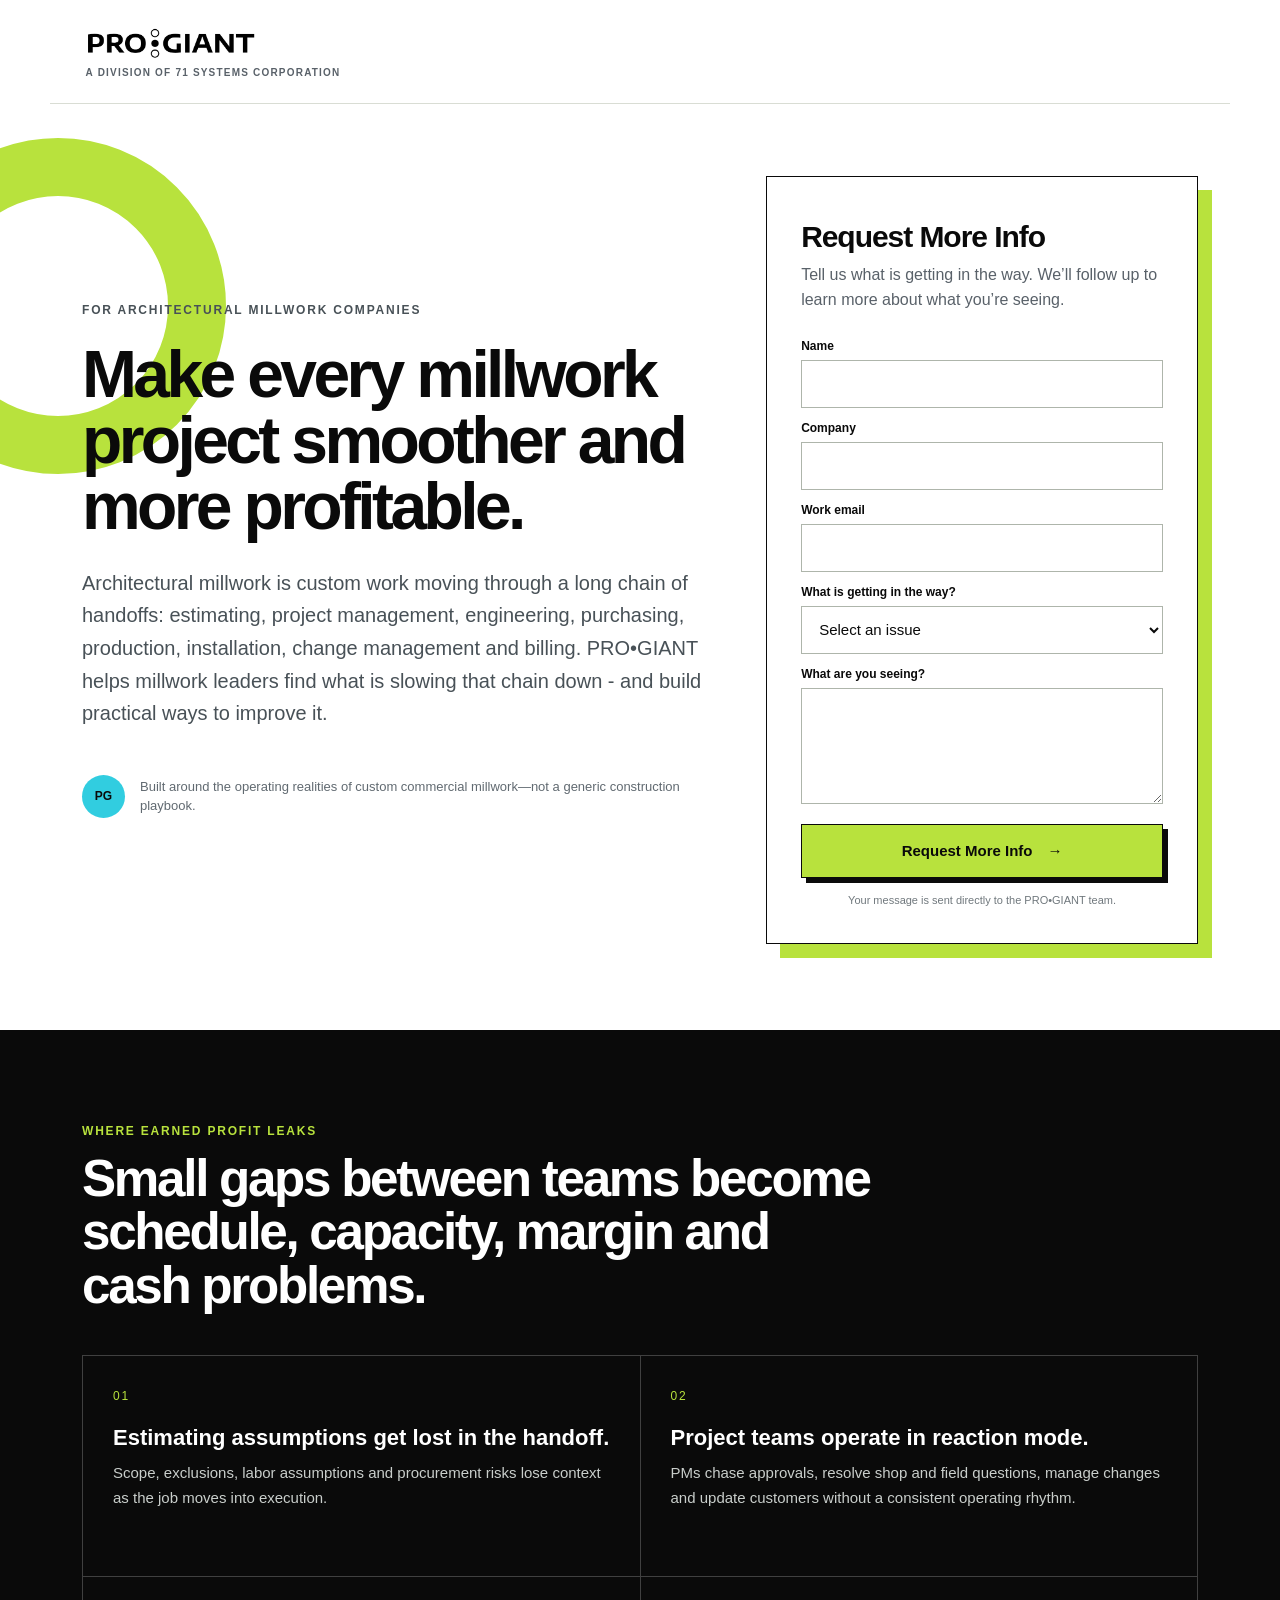
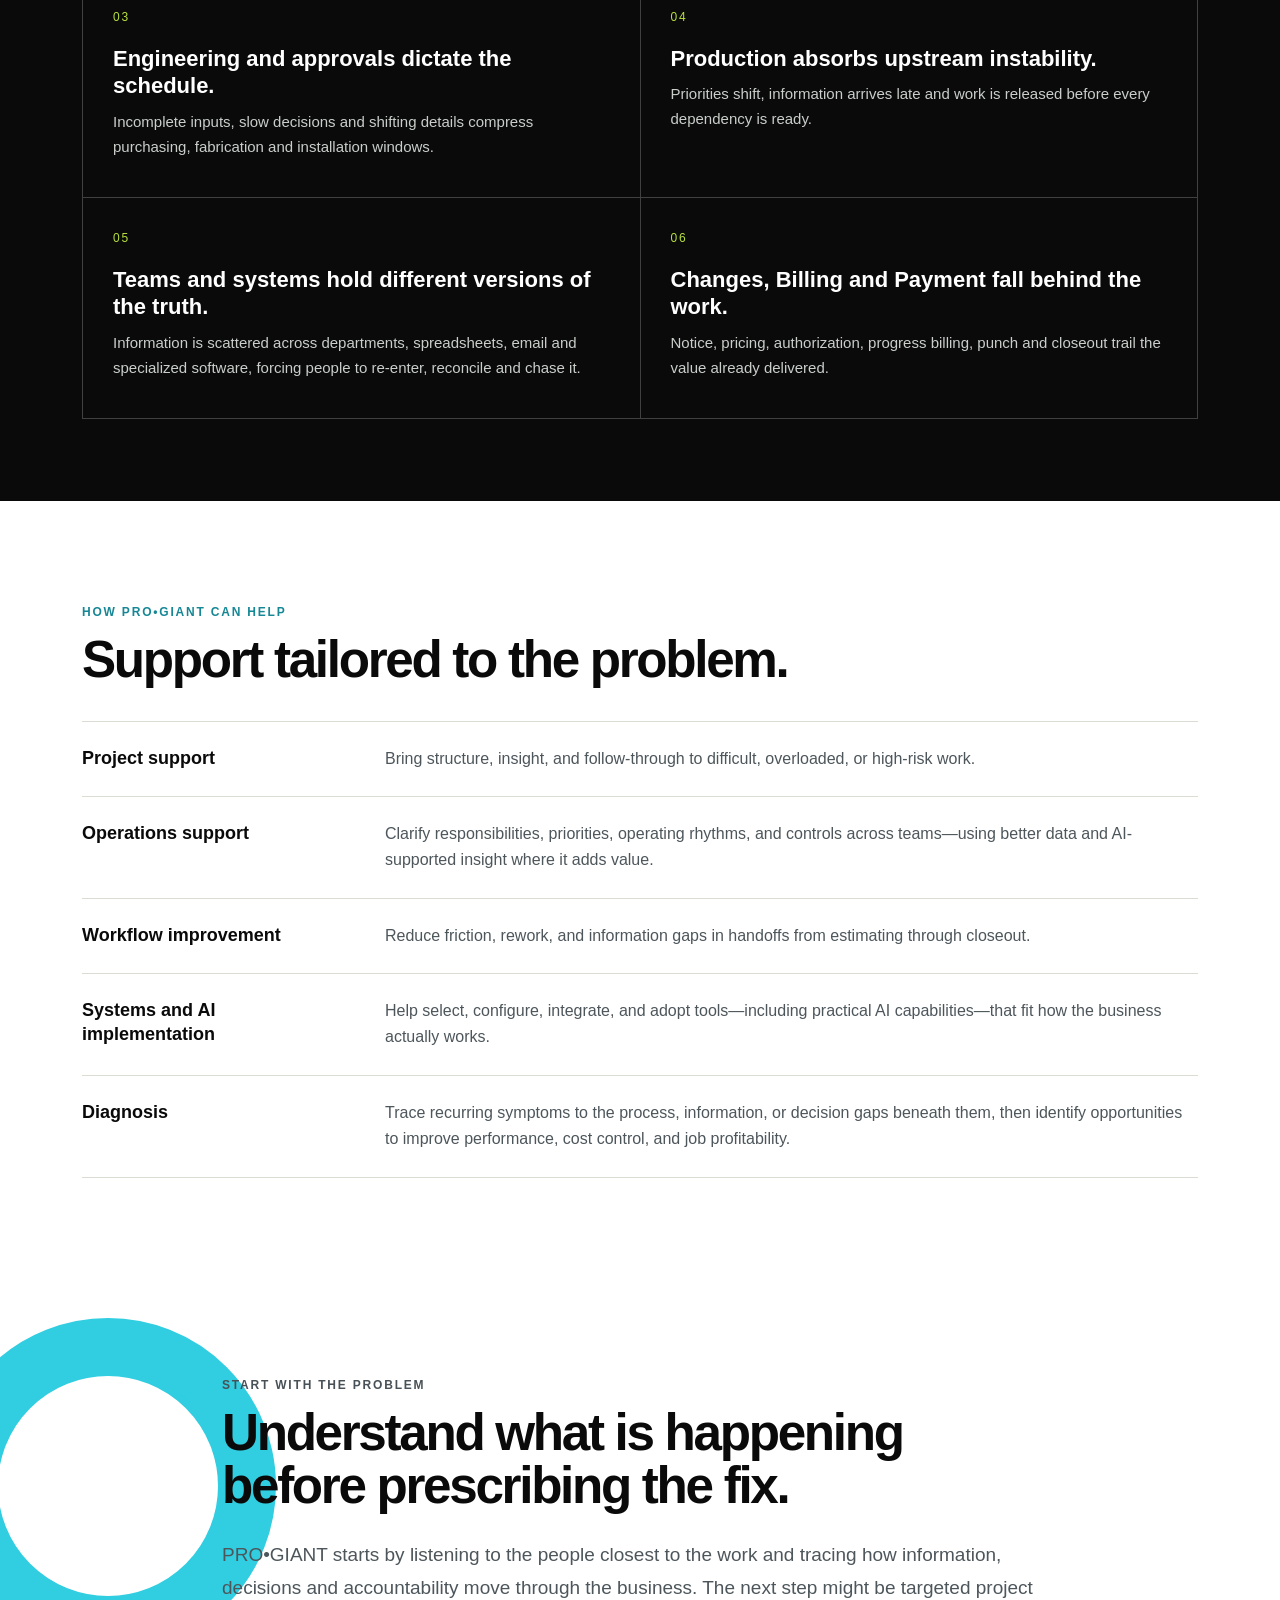
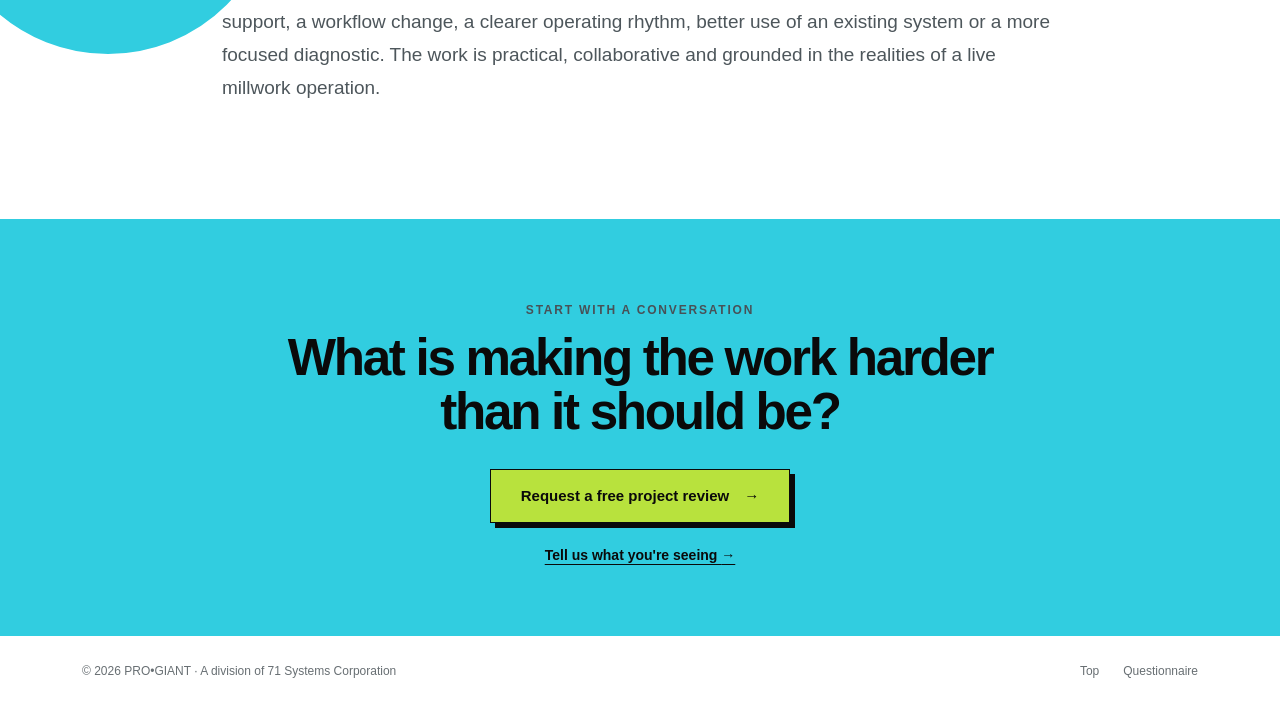
<file: index.html>
<!doctype html>
<html lang="en">
<head>
  <meta charset="utf-8">
  <meta name="viewport" content="width=device-width, initial-scale=1">
  <meta name="description" content="PRO•GIANT helps architectural millwork leaders improve the flow of work from estimating through installation and closeout.">
  <title>Architectural Millwork Operations Support | PRO•GIANT</title>
  <link rel="icon" href="assets/favicon.svg" type="image/svg+xml">
  <link rel="stylesheet" href="assets/styles.css">
</head>
<body>
<main>
  <header class="site-header">
    <a class="brand" href="#top" aria-label="PRO•GIANT home"><img src="assets/progiant-logo.png" alt="PRO•GIANT"><span>&nbsp;A division of 71 Systems Corporation</span></a>
  </header>

  <section class="hero" id="top">
    <div class="hero-copy">
      <p class="eyebrow"><span></span>For architectural millwork companies</p>
      <h1>Make every millwork project smoother and more profitable.</h1>
      <p class="subhead">Architectural millwork is custom work moving through a long chain of handoffs: estimating, project management, engineering, purchasing, production, installation, change management and billing. PRO•GIANT helps millwork leaders find what is slowing that chain down - and build practical ways to improve it.</p>
      <div class="proof-line"><span class="proof-mark" aria-hidden="true">PG</span><p>Built around the operating realities of custom commercial millwork—not a generic construction playbook.</p></div>
    </div>

    <aside class="form-card" id="claim">
      <h2>Request More Info</h2>
      <p class="form-intro">Tell us what is getting in the way. We’ll follow up to learn more about what you’re seeing.</p>
      <form id="contact-form">
        <input type="hidden" name="_subject" value="New PRO•GIANT millwork information request">
        <input type="hidden" name="_template" value="table">
        <input type="hidden" name="_captcha" value="false">
        <input class="hp-field" type="text" name="_honey" tabindex="-1" autocomplete="off" aria-hidden="true">
        <label for="contact-name">Name</label>
        <input id="contact-name" name="name" autocomplete="name" required>
        <label for="contact-company">Company</label>
        <input id="contact-company" name="company" autocomplete="organization" required>
        <label for="contact-email">Work email</label>
        <input id="contact-email" name="email" type="email" autocomplete="email" required>
        <label for="contact-issue">What is getting in the way?</label>
        <select id="contact-issue" name="What is getting in the way" required>
          <option value="">Select an issue</option>
          <option>Estimating and handoff</option>
          <option>Project management capacity or consistency</option>
          <option>Engineering, submittals and approvals</option>
          <option>Production planning and shop flow</option>
          <option>Field coordination and installation</option>
          <option>Changes, billing and closeout</option>
          <option>Workflows, software and disconnected information</option>
          <option>Not sure yet - I want to talk it through</option>
        </select>
        <label for="contact-message">What are you seeing?</label>
        <textarea id="contact-message" name="What are you seeing" rows="4" required></textarea>
        <button type="submit">Request More Info <span aria-hidden="true">→</span></button>
        <p id="contact-error" class="form-error" role="alert" hidden>We couldn’t send your request. Please email <a href="mailto:luke.progiant@71systems.com">luke.progiant@71systems.com</a>.</p>
      </form>
      <div id="contact-success" class="contact-success" role="status" hidden><span aria-hidden="true">✓</span><h3>Thank you.</h3><p>Your request has been sent. We’ll be in touch soon.</p></div>
      <p class="reassurance">Your message is sent directly to the PRO•GIANT team.</p>
    </aside>
  </section>

  <section class="questionnaire-panel" id="questionnaire-panel" aria-labelledby="questionnaire-panel-title" hidden>
    <div class="questionnaire-panel-heading"><p class="section-kicker">Project-profit review</p><h2 id="questionnaire-panel-title">Tell us about the job.</h2><button class="questionnaire-close" type="button" aria-label="Close questionnaire">Close ×</button></div>
    <iframe title="PRO•GIANT project-profit review questionnaire" data-src="questionnaire.html?embedded=1"></iframe>
  </section>

  <section class="benefits" aria-labelledby="problem-title">
    <p class="section-kicker">Where earned profit leaks</p>
    <h2 id="problem-title">Small gaps between teams become schedule, capacity, margin and cash problems.</h2>
    <div class="benefit-grid">
      <article><span>01</span><h3>Estimating assumptions get lost in the handoff.</h3><p>Scope, exclusions, labor assumptions and procurement risks lose context as the job moves into execution.</p></article>
      <article><span>02</span><h3>Project teams operate in reaction mode.</h3><p>PMs chase approvals, resolve shop and field questions, manage changes and update customers without a consistent operating rhythm.</p></article>
      <article><span>03</span><h3>Engineering and approvals dictate the schedule.</h3><p>Incomplete inputs, slow decisions and shifting details compress purchasing, fabrication and installation windows.</p></article>
      <article><span>04</span><h3>Production absorbs upstream instability.</h3><p>Priorities shift, information arrives late and work is released before every dependency is ready.</p></article>
      <article><span>05</span><h3>Teams and systems hold different versions of the truth.</h3><p>Information is scattered across departments, spreadsheets, email and specialized software, forcing people to re-enter, reconcile and chase it.</p></article>
      <article><span>06</span><h3>Changes, Billing and Payment fall behind the work.</h3><p>Notice, pricing, authorization, progress billing, punch and closeout trail the value already delivered.</p></article>
    </div>
  </section>

  <section class="capabilities" aria-labelledby="capabilities-title">
    <p class="section-kicker">How PRO•GIANT can help</p>
    <h2 id="capabilities-title">Support tailored to the problem.</h2>
    <ul class="capability-list">
      <li><strong>Project support</strong><span>Bring structure, insight, and follow-through to difficult, overloaded, or high-risk work.</span></li>
      <li><strong>Operations support</strong><span>Clarify responsibilities, priorities, operating rhythms, and controls across teams—using better data and AI-supported insight where it adds value.</span></li>
      <li><strong>Workflow improvement</strong><span>Reduce friction, rework, and information gaps in handoffs from estimating through closeout.</span></li>
      <li><strong>Systems and AI implementation</strong><span>Help select, configure, integrate, and adopt tools—including practical AI capabilities—that fit how the business actually works.</span></li>
      <li><strong>Diagnosis</strong><span>Trace recurring symptoms to the process, information, or decision gaps beneath them, then identify opportunities to improve performance, cost control, and job profitability.</span></li>
    </ul>
  </section>

  <section class="approach">
    <p class="section-kicker">Start with the problem</p>
    <h2>Understand what is happening before prescribing the fix.</h2>
    <p>PRO•GIANT starts by listening to the people closest to the work and tracing how information, decisions and accountability move through the business. The next step might be targeted project support, a workflow change, a clearer operating rhythm, better use of an existing system or a more focused diagnostic. The work is practical, collaborative and grounded in the realities of a live millwork operation.</p>
  </section>

  <section class="final-cta">
    <p class="section-kicker">Start with a conversation</p>
    <h2>What is making the work harder than it should be?</h2>
    <a class="questionnaire-trigger" href="#questionnaire-panel">Request a free project review <span aria-hidden="true">→</span></a>
    <a class="final-text-link" href="#claim">Tell us what you're seeing <span aria-hidden="true">→</span></a>
  </section>

  <footer><span>© 2026 PRO•GIANT · A division of 71 Systems Corporation</span><nav aria-label="Footer"><a href="#top">Top</a><a class="questionnaire-trigger" href="#questionnaire-panel">Questionnaire</a></nav></footer>
</main>
<script src="assets/landing.js" defer></script>
</body>
</html>
</file>
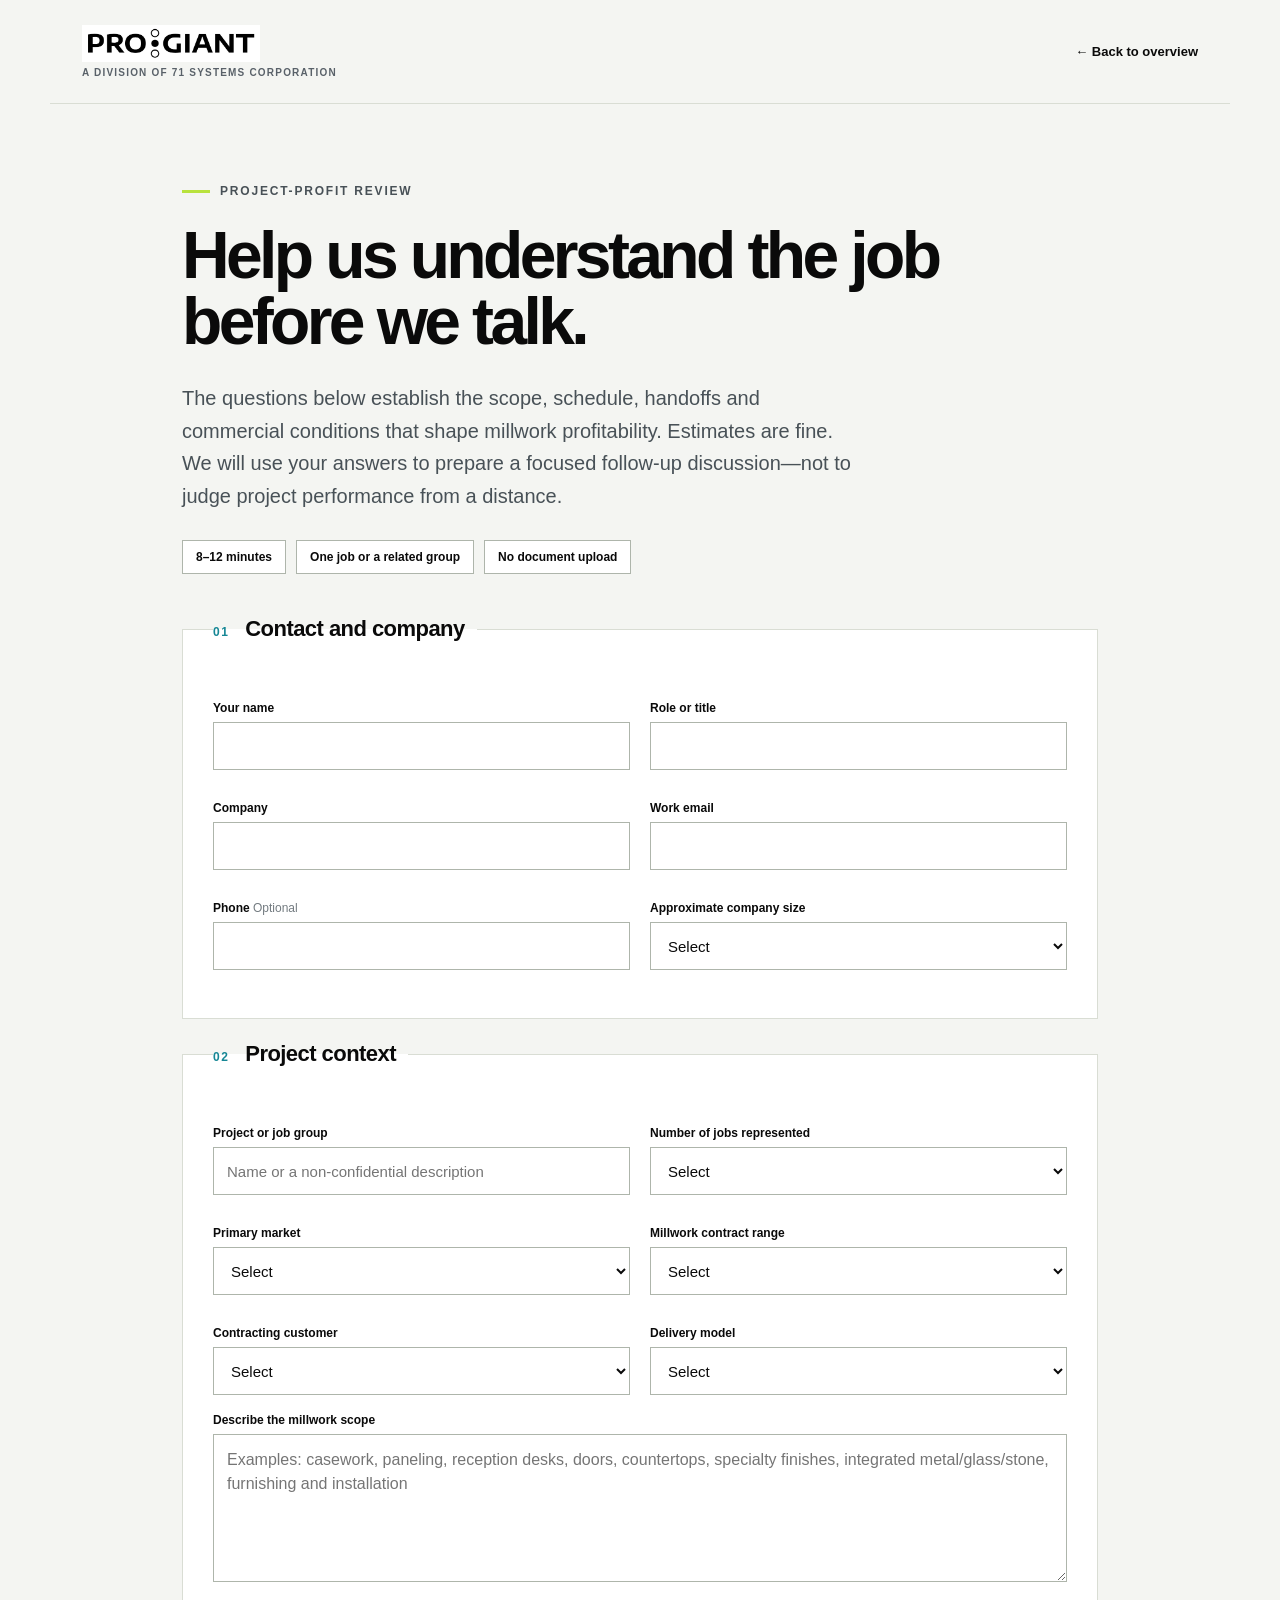
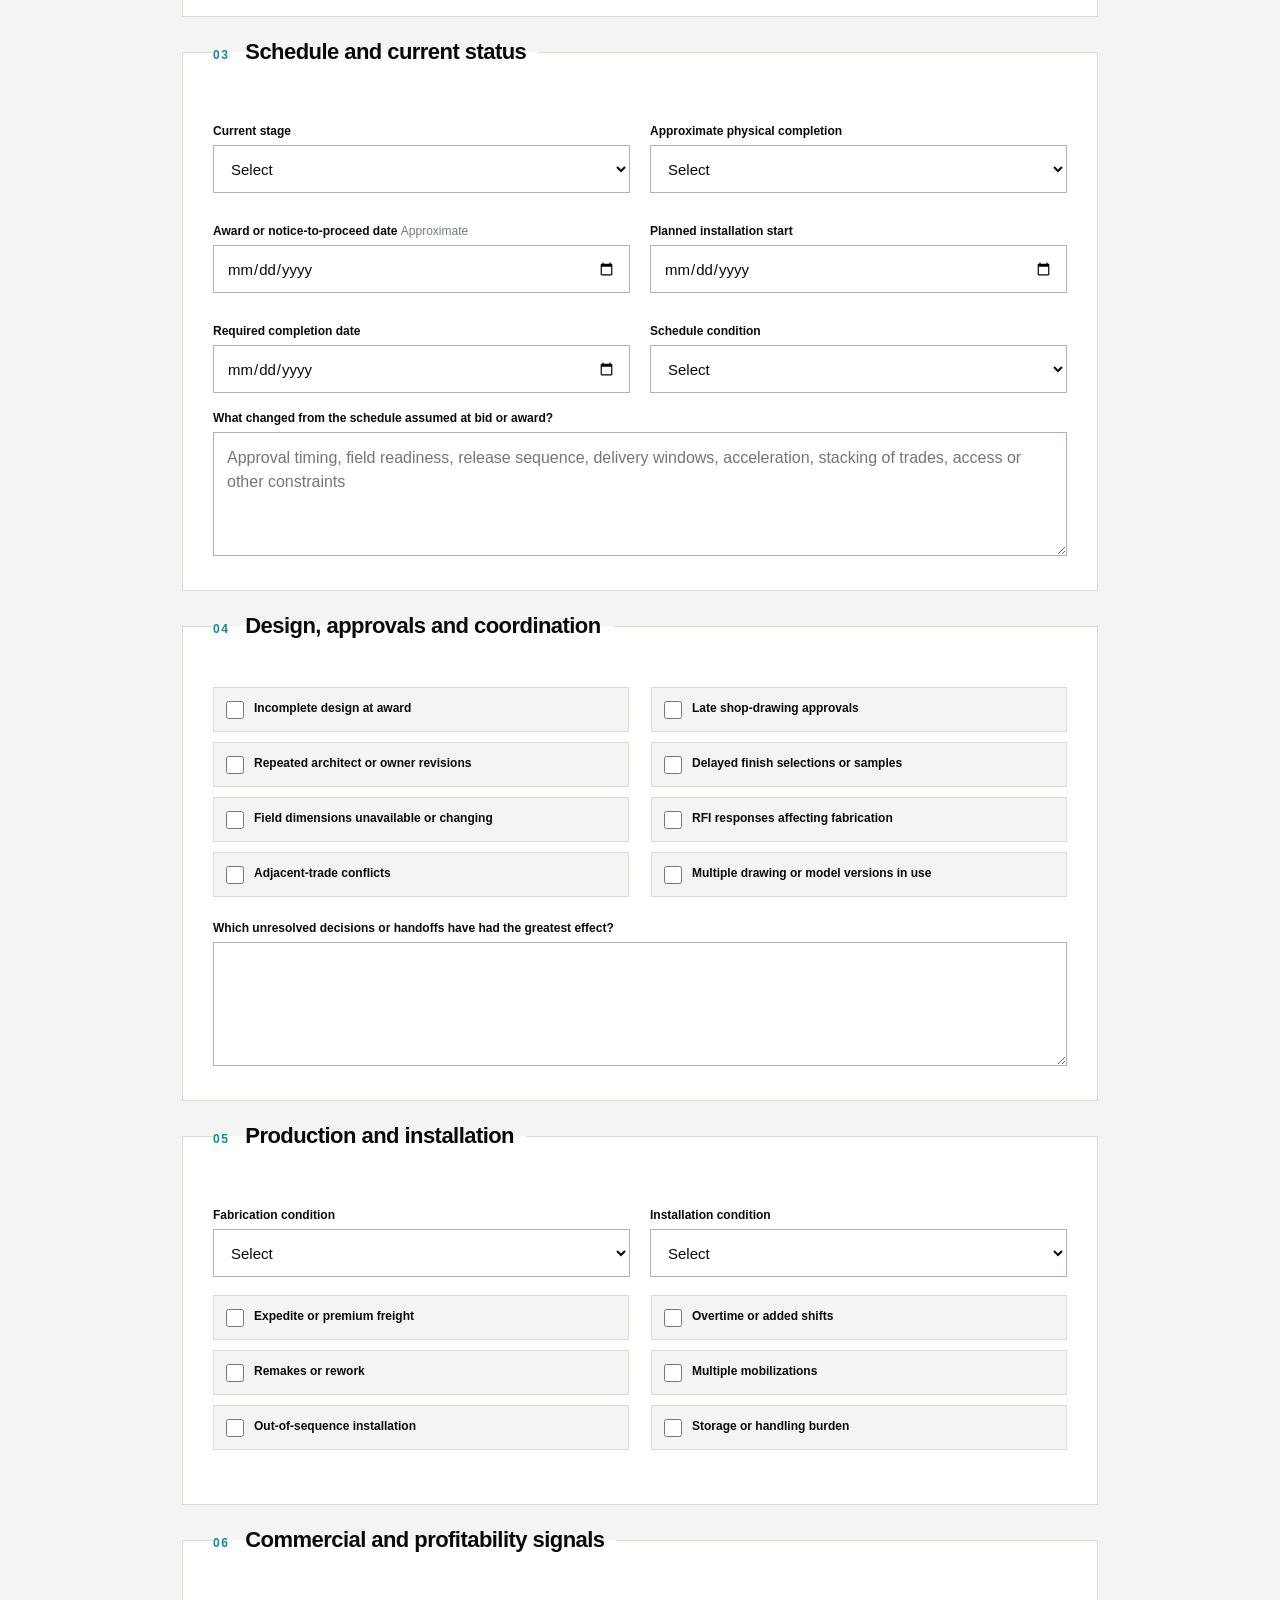
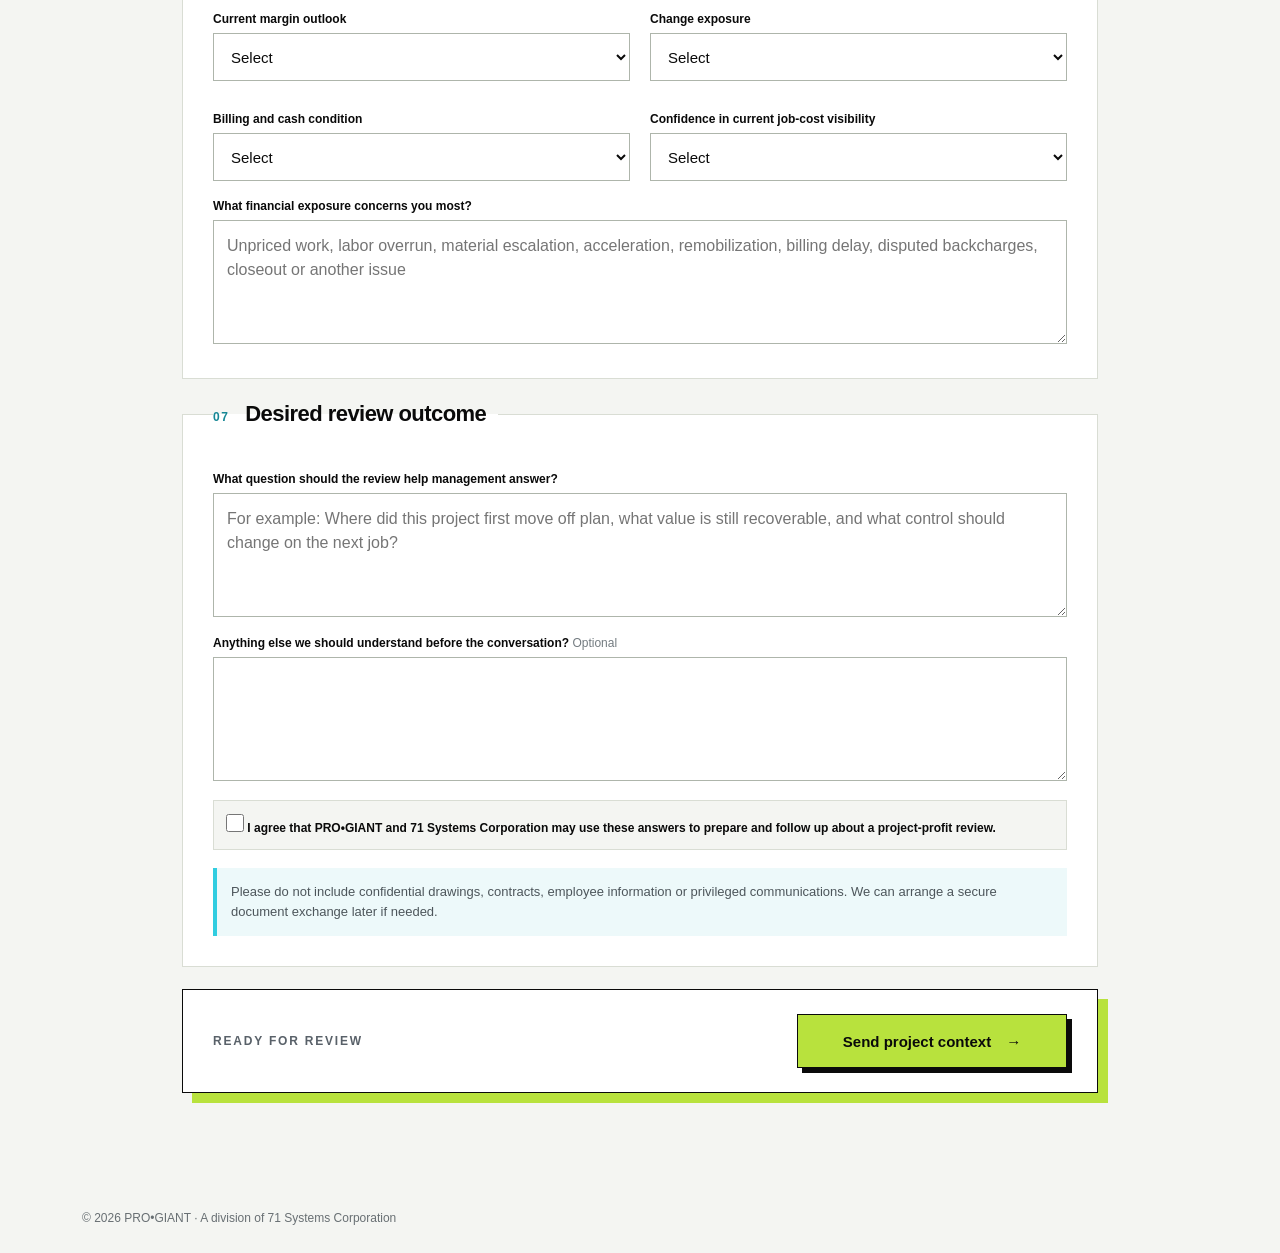
<file: questionnaire.html>
<!doctype html>
<html lang="en">
<head>
  <meta charset="utf-8">
  <meta name="viewport" content="width=device-width, initial-scale=1">
  <meta name="description" content="Provide project scope, schedule and operating context for a PRO•GIANT architectural millwork project-profit review.">
  <title>Project-Profit Review Questionnaire | PRO•GIANT</title>
  <link rel="icon" href="assets/favicon.svg" type="image/svg+xml">
  <link rel="stylesheet" href="assets/styles.css">
</head>
<body class="questionnaire-page">
<main>
  <header class="site-header"><a class="brand" href="index.html" aria-label="PRO•GIANT landing page"><img src="assets/progiant-logo.png" alt="PRO•GIANT"><span>A division of 71 Systems Corporation</span></a><a class="header-note" href="index.html">← Back to overview</a></header>
  <section class="questionnaire-intro"><p class="eyebrow"><span></span>Project-profit review</p><h1>Help us understand the job before we talk.</h1><p class="subhead">The questions below establish the scope, schedule, handoffs and commercial conditions that shape millwork profitability. Estimates are fine. We will use your answers to prepare a focused follow-up discussion—not to judge project performance from a distance.</p><div class="questionnaire-notes"><span>8–12 minutes</span><span>One job or a related group</span><span>No document upload</span></div></section>

  <section class="questionnaire-wrap">
    <form id="questionnaire-form" class="questionnaire-form" action="https://formsubmit.co/luke.progiant@71systems.com" method="POST" novalidate>
      <input type="hidden" name="_subject" value="New PRO•GIANT architectural millwork project-profit questionnaire">
      <input type="hidden" name="_template" value="table">
      <input type="hidden" name="_captcha" value="false">
      <input type="hidden" name="_next" value="https://jschveibinz.github.io/progiant-millwork-landing/questionnaire.html?embedded=1&amp;sent=1#questionnaire-success">
      <input class="hp-field" type="text" name="_honey" tabindex="-1" autocomplete="off" aria-hidden="true">

      <fieldset><legend><span>01</span> Contact and company</legend><div class="field-grid"><div><label for="name">Your name</label><input id="name" name="name" autocomplete="name" required></div><div><label for="title">Role or title</label><input id="title" name="title" autocomplete="organization-title"></div><div><label for="company">Company</label><input id="company" name="company" autocomplete="organization"></div><div><label for="email">Work email</label><input id="email" name="email" type="email" autocomplete="email" required></div><div><label for="phone">Phone <span class="optional">Optional</span></label><input id="phone" name="phone" type="tel" autocomplete="tel"></div><div><label for="company-size">Approximate company size</label><select id="company-size" name="company_size"><option value="">Select</option><option>Under 25 employees</option><option>25–74 employees</option><option>75–199 employees</option><option>200+ employees</option></select></div></div></fieldset>

      <fieldset><legend><span>02</span> Project context</legend><div class="field-grid"><div><label for="project-name">Project or job group</label><input id="project-name" name="project_name" placeholder="Name or a non-confidential description"></div><div><label for="job-count">Number of jobs represented</label><select id="job-count" name="job_count"><option value="">Select</option><option>One project</option><option>2–3 similar projects</option><option>4–10 projects</option><option>Portfolio-level concern</option></select></div><div><label for="market">Primary market</label><select id="market" name="market"><option value="">Select</option><option>Corporate / tenant improvement</option><option>Healthcare</option><option>Education</option><option>Hospitality</option><option>Government / public</option><option>Multifamily / high-rise residential</option><option>Entertainment / cultural</option><option>Other</option></select></div><div><label for="contract-range">Millwork contract range</label><select id="contract-range" name="contract_range"><option value="">Select</option><option>Under $250,000</option><option>$250,000–$999,999</option><option>$1 million–$4.9 million</option><option>$5 million–$9.9 million</option><option>$10 million+</option><option>Prefer to discuss</option></select></div><div><label for="customer">Contracting customer</label><select id="customer" name="contracting_customer"><option value="">Select</option><option>General contractor / construction manager</option><option>Owner or developer</option><option>Another subcontractor or fabricator</option><option>Direct institutional customer</option><option>Other</option></select></div><div><label for="delivery-model">Delivery model</label><select id="delivery-model" name="delivery_model"><option value="">Select</option><option>Hard bid / lump sum</option><option>Negotiated</option><option>Design-assist</option><option>Design-build / delegated design</option><option>Time and materials</option><option>Mixed or uncertain</option></select></div></div><label for="scope">Describe the millwork scope</label><textarea id="scope" name="scope" rows="5" placeholder="Examples: casework, paneling, reception desks, doors, countertops, specialty finishes, integrated metal/glass/stone, furnishing and installation"></textarea></fieldset>

      <fieldset><legend><span>03</span> Schedule and current status</legend><div class="field-grid"><div><label for="stage">Current stage</label><select id="stage" name="current_stage"><option value="">Select</option><option>Preconstruction / estimating</option><option>Submittals and approvals</option><option>Engineering / detailing</option><option>Procurement</option><option>Fabrication</option><option>Installation</option><option>Punch / closeout</option><option>Complete but commercially unresolved</option></select></div><div><label for="completion">Approximate physical completion</label><select id="completion" name="physical_completion"><option value="">Select</option><option>0–10%</option><option>11–30%</option><option>31–60%</option><option>61–90%</option><option>91–100%</option></select></div><div><label for="award-date">Award or notice-to-proceed date <span class="optional">Approximate</span></label><input id="award-date" name="award_date" type="date"></div><div><label for="install-start">Planned installation start</label><input id="install-start" name="planned_install_start" type="date"></div><div><label for="finish-date">Required completion date</label><input id="finish-date" name="required_completion" type="date"></div><div><label for="schedule-condition">Schedule condition</label><select id="schedule-condition" name="schedule_condition"><option value="">Select</option><option>Generally on plan</option><option>Compressed but manageable</option><option>Materially delayed</option><option>Frequently resequenced</option><option>Recovery schedule in effect</option><option>Unclear / moving target</option></select></div></div><label for="schedule-story">What changed from the schedule assumed at bid or award?</label><textarea id="schedule-story" name="schedule_change" rows="4" placeholder="Approval timing, field readiness, release sequence, delivery windows, acceleration, stacking of trades, access or other constraints"></textarea></fieldset>

      <fieldset><legend><span>04</span> Design, approvals and coordination</legend><div class="check-grid"><label><input type="checkbox" name="coordination_signals" value="Incomplete design at award"> Incomplete design at award</label><label><input type="checkbox" name="coordination_signals" value="Late shop-drawing approvals"> Late shop-drawing approvals</label><label><input type="checkbox" name="coordination_signals" value="Repeated architect or owner revisions"> Repeated architect or owner revisions</label><label><input type="checkbox" name="coordination_signals" value="Delayed finish selections or samples"> Delayed finish selections or samples</label><label><input type="checkbox" name="coordination_signals" value="Field dimensions unavailable or changing"> Field dimensions unavailable or changing</label><label><input type="checkbox" name="coordination_signals" value="RFI responses affecting fabrication"> RFI responses affecting fabrication</label><label><input type="checkbox" name="coordination_signals" value="Adjacent-trade conflicts"> Adjacent-trade conflicts</label><label><input type="checkbox" name="coordination_signals" value="Multiple drawing or model versions in use"> Multiple drawing or model versions in use</label></div><label for="coordination-detail">Which unresolved decisions or handoffs have had the greatest effect?</label><textarea id="coordination-detail" name="coordination_detail" rows="4"></textarea></fieldset>

      <fieldset><legend><span>05</span> Production and installation</legend><div class="field-grid"><div><label for="fabrication">Fabrication condition</label><select id="fabrication" name="fabrication_condition"><option value="">Select</option><option>Stable and released as planned</option><option>Working around partial releases</option><option>Stop/start or frequent rework</option><option>Capacity constrained</option><option>Material constrained</option><option>Not yet in fabrication</option></select></div><div><label for="installation">Installation condition</label><select id="installation" name="installation_condition"><option value="">Select</option><option>Area-ready and sequenced</option><option>Intermittent access or stacking</option><option>Return trips / remobilization</option><option>Field rework or damage</option><option>Labor availability constraint</option><option>Not yet installing</option></select></div></div><div class="check-grid"><label><input type="checkbox" name="execution_signals" value="Expedite or premium freight"> Expedite or premium freight</label><label><input type="checkbox" name="execution_signals" value="Overtime or added shifts"> Overtime or added shifts</label><label><input type="checkbox" name="execution_signals" value="Remakes or rework"> Remakes or rework</label><label><input type="checkbox" name="execution_signals" value="Multiple mobilizations"> Multiple mobilizations</label><label><input type="checkbox" name="execution_signals" value="Out-of-sequence installation"> Out-of-sequence installation</label><label><input type="checkbox" name="execution_signals" value="Storage or handling burden"> Storage or handling burden</label></div></fieldset>

      <fieldset><legend><span>06</span> Commercial and profitability signals</legend><div class="field-grid"><div><label for="margin-status">Current margin outlook</label><select id="margin-status" name="margin_outlook"><option value="">Select</option><option>At or above plan</option><option>Slightly below plan</option><option>Materially below plan</option><option>At risk but not yet measurable</option><option>Unknown / insufficient visibility</option></select></div><div><label for="change-status">Change exposure</label><select id="change-status" name="change_exposure"><option value="">Select</option><option>Limited and controlled</option><option>Pricing in progress</option><option>Work proceeding before authorization</option><option>Significant disputed or aging changes</option><option>Impact not yet quantified</option></select></div><div><label for="billing-status">Billing and cash condition</label><select id="billing-status" name="billing_condition"><option value="">Select</option><option>Current with production</option><option>Stored materials or progress lagging</option><option>Changes not yet billable</option><option>Retainage / closeout holding cash</option><option>Payment materially delayed</option></select></div><div><label for="visibility">Confidence in current job-cost visibility</label><select id="visibility" name="job_cost_visibility"><option value="">Select</option><option>High</option><option>Moderate</option><option>Low</option><option>Different systems tell different stories</option></select></div></div><label for="exposure">What financial exposure concerns you most?</label><textarea id="exposure" name="primary_financial_exposure" rows="4" placeholder="Unpriced work, labor overrun, material escalation, acceleration, remobilization, billing delay, disputed backcharges, closeout or another issue"></textarea></fieldset>

      <fieldset><legend><span>07</span> Desired review outcome</legend><label for="question">What question should the review help management answer?</label><textarea id="question" name="management_question" rows="4" placeholder="For example: Where did this project first move off plan, what value is still recoverable, and what control should change on the next job?"></textarea><label for="context">Anything else we should understand before the conversation? <span class="optional">Optional</span></label><textarea id="context" name="additional_context" rows="4"></textarea><label class="consent"><input type="checkbox" name="consent" value="Agreed"> I agree that PRO•GIANT and 71 Systems Corporation may use these answers to prepare and follow up about a project-profit review.</label><p class="safety-note">Please do not include confidential drawings, contracts, employee information or privileged communications. We can arrange a secure document exchange later if needed.</p></fieldset>

      <div class="submit-panel"><div><p class="mini-label">Ready for review</p></div><button type="submit">Send project context <span aria-hidden="true">→</span></button></div>
      <div id="questionnaire-success" class="questionnaire-success inline-success" role="status" hidden><span aria-hidden="true">✓</span><p class="mini-label">Questionnaire sent</p><h2>Thank you. We have the project context.</h2><p>The PRO•GIANT team will review your answers and use them to prepare the follow-up discussion.</p></div>
      <p id="questionnaire-error" class="form-error" role="alert" hidden>We couldn’t send the questionnaire. Please try again.</p>
    </form>
  </section>
  <footer><span>© 2026 PRO•GIANT · A division of 71 Systems Corporation</span></footer>
</main>
<script src="assets/questionnaire.js" defer></script>
</body>
</html>
</file>
<file: assets/styles.css>
:root{--ink:#0a0a0a;--muted:#596169;--paper:#fff;--soft:#f4f5f2;--lime:#b8e23d;--cyan:#31cde0;--line:#d9ddd4}
*{box-sizing:border-box}
html{scroll-behavior:smooth}
body{margin:0;color:var(--ink);background:var(--paper);font-family:Arial,Helvetica,sans-serif}
a{color:inherit}
.site-header{min-height:104px;max-width:1180px;margin:auto;padding:12px 32px;display:flex;align-items:center;justify-content:space-between;border-bottom:1px solid var(--line)}
.brand{display:flex;flex-direction:column;align-items:flex-start;gap:5px;text-decoration:none}
.brand img{display:block;width:178px;max-height:60px;object-fit:contain}
.brand span{font-size:10px;font-weight:800;letter-spacing:.12em;text-transform:uppercase;color:#596169}
.header-note{text-decoration:none;font-size:13px;font-weight:800}
.header-note:hover{text-decoration:underline}
.hero{max-width:1180px;margin:auto;padding:72px 32px 86px;display:grid;grid-template-columns:1.12fr .78fr;gap:64px;align-items:center;position:relative}
.hero:before{content:'';position:absolute;width:220px;height:220px;left:-160px;top:34px;border:58px solid var(--lime);border-radius:50%;z-index:-1}
.eyebrow,.section-kicker,.mini-label{text-transform:uppercase;letter-spacing:.15em;font-size:12px;font-weight:800;color:#485157}
.eyebrow{display:flex;align-items:center;gap:10px}
.eyebrow span{width:28px;height:3px;background:var(--lime)}
.hero .eyebrow{display:block}
.hero .eyebrow span{display:none}
h1{font-weight:800;font-size:clamp(44px,5.2vw,66px);line-height:1;letter-spacing:-.055em;margin:24px 0 28px;max-width:780px}
.subhead{max-width:670px;color:#485157;font-size:20px;line-height:1.63}
.proof-line{display:flex;align-items:center;gap:15px;margin-top:34px;max-width:610px}
.proof-line p{color:#616a71;font-size:13px;line-height:1.5}
.proof-mark{display:grid;place-items:center;width:43px;height:43px;min-width:43px;border-radius:50%;background:var(--cyan);font-weight:900;font-size:12px}
.form-card{background:#fff;border:1px solid var(--ink);box-shadow:14px 14px 0 var(--lime);padding:34px}
.form-card h2{font-size:30px;line-height:1.1;margin:9px 0 10px;letter-spacing:-.035em}
.form-intro{color:var(--muted);line-height:1.55;margin:0 0 20px}
form{display:grid;gap:7px}
label{font-size:12px;font-weight:800;margin-top:6px}
input,select,.form-card textarea{width:100%;min-height:48px;border:1px solid #aeb5ab;border-radius:0;padding:0 13px;font:inherit;font-size:15px;color:var(--ink);background:#fff}
.form-card textarea{padding:12px 13px;line-height:1.5;resize:vertical}
input:focus,select:focus,.form-card textarea:focus{outline:3px solid rgba(49,205,224,.28);border-color:#168795}
button,.final-cta>a.questionnaire-trigger{min-height:54px;margin-top:13px;padding:0 21px;border:1px solid var(--ink);display:flex;align-items:center;justify-content:center;gap:15px;background:var(--lime);color:var(--ink);font-size:15px;font-weight:900;text-decoration:none;cursor:pointer;box-shadow:5px 5px 0 var(--ink)}
button:hover,.final-cta>a.questionnaire-trigger:hover{transform:translate(2px,2px);box-shadow:3px 3px 0 var(--ink)}
button:disabled{cursor:wait;opacity:.72;transform:none}
.hp-field{position:absolute!important;left:-10000px!important;width:1px!important;height:1px!important;overflow:hidden!important}
.form-error{margin:14px 0 0;color:#9b1c1c;font-size:13px;font-weight:700;text-align:center}
.reassurance{margin:15px 0 0;text-align:center;font-size:11px;line-height:1.45;color:#70787d}
.success{min-height:420px;display:flex;flex-direction:column;align-items:center;justify-content:center;text-align:center}
.success>span{width:54px;height:54px;display:grid;place-items:center;border-radius:50%;background:var(--lime);font-size:25px;margin-bottom:20px}
.success p:last-child{color:var(--muted);line-height:1.6}
.contact-success{padding:36px 12px;text-align:center}
.contact-success>span{width:52px;height:52px;margin:0 auto 18px;display:grid;place-items:center;border-radius:50%;background:var(--lime);font-size:24px;font-weight:900}
.contact-success h3{font-size:28px;margin:0 0 10px}
.contact-success p{color:var(--muted);line-height:1.55;margin:0}
.capabilities h2{font-size:clamp(36px,4vw,52px);line-height:1.05;letter-spacing:-.045em;margin:14px 0 34px;max-width:850px}
.audience{background:var(--soft);padding:82px max(32px,calc((100vw - 1116px)/2))}
.audience h2,.benefits h2,.approach h2,.final-cta h2{font-size:clamp(36px,4vw,52px);line-height:1.05;letter-spacing:-.045em;margin:14px 0 42px;max-width:800px}
.audience-grid{display:grid;grid-template-columns:repeat(3,1fr);border:1px solid var(--line)}
.audience-grid article{padding:30px;border-right:1px solid var(--line)}
.audience-grid article:last-child{border-right:0}
.audience-grid h3{font-size:16px;margin:0 0 13px}
.audience-grid p{font-size:15px;line-height:1.65;color:#545d63;margin:0}
.benefits{background:var(--ink);color:#fff;padding:82px max(32px,calc((100vw - 1116px)/2))}
.benefits .section-kicker{color:var(--lime)}
.benefit-grid{display:grid;grid-template-columns:repeat(2,1fr);gap:1px;background:#404040;border:1px solid #404040}
.benefit-grid article{background:var(--ink);padding:30px;min-height:220px}
.benefit-grid span{color:var(--lime);font-size:12px;letter-spacing:.15em}
.benefit-grid h3{font-size:22px;line-height:1.25;margin:20px 0 10px}
.benefit-grid p{color:#c9cecb;font-size:15px;line-height:1.65;margin:0}
.capabilities{padding:92px max(32px,calc((100vw - 1116px)/2));background:#fff}
.capabilities .section-kicker{color:#168795}
.capability-list{list-style:none;margin:0;padding:0;border-top:1px solid var(--line)}
.capability-list li{display:grid;grid-template-columns:minmax(190px,.5fr) 1.5fr;gap:32px;padding:24px 0;border-bottom:1px solid var(--line);align-items:start}
.capability-list strong{font-size:18px;line-height:1.35}
.capability-list span{font-size:16px;line-height:1.65;color:#4d565b}
.approach{max-width:900px;margin:0 auto;padding:96px 32px;position:relative}
.approach:before{content:'';position:absolute;width:220px;height:220px;left:-250px;top:48px;border:58px solid var(--cyan);border-radius:50%;z-index:-1}
.approach h2{margin-bottom:25px}
.approach>p:last-child{font-size:19px;line-height:1.75;color:#4d565b}
.final-cta{background:var(--cyan);padding:72px 32px;text-align:center}
.final-cta h2{max-width:720px;margin:14px auto 30px}
.final-cta a{width:max-content;min-width:300px;margin:0 auto;background:var(--lime)}
.final-cta .final-text-link{display:inline-block;width:auto;min-width:0;margin:24px auto 0;background:transparent;font-size:14px;font-weight:800;text-decoration:underline;text-underline-offset:4px}
.card-cta{min-height:54px;margin-top:18px;padding:0 21px;border:1px solid var(--ink);display:flex;align-items:center;justify-content:center;gap:15px;background:var(--lime);color:var(--ink);font-size:15px;font-weight:900;text-decoration:none;box-shadow:5px 5px 0 var(--ink)}
.card-cta:hover{transform:translate(2px,2px);box-shadow:3px 3px 0 var(--ink)}
.review-list{margin:22px 0;padding:0;list-style:none;display:grid;gap:11px;color:#4d565b;font-size:14px}
.review-list li{padding-left:24px;position:relative}
.review-list li:before{content:'✓';position:absolute;left:0;font-weight:900;color:#168795}
.questionnaire-page{background:var(--soft)}
.questionnaire-intro{max-width:980px;margin:auto;padding:68px 32px 42px}
.questionnaire-intro h1{max-width:900px}
.questionnaire-notes{display:flex;flex-wrap:wrap;gap:10px;margin-top:28px}
.questionnaire-notes span{border:1px solid #aeb5ab;background:#fff;padding:9px 13px;font-size:12px;font-weight:800}
.questionnaire-wrap{max-width:980px;margin:0 auto;padding:0 32px 90px}
.questionnaire-form{display:grid;gap:22px}
.questionnaire-form fieldset{margin:0;border:1px solid var(--line);background:#fff;padding:30px}
.questionnaire-form legend{padding:0 12px 0 0;font-size:22px;font-weight:900;letter-spacing:-.025em}
.questionnaire-form legend span{color:#168795;font-size:12px;letter-spacing:.14em;margin-right:10px}
.field-grid{display:grid;grid-template-columns:repeat(2,minmax(0,1fr));gap:16px 20px;margin:14px 0 18px}
.questionnaire-form label{display:block;margin:15px 0 7px}
.questionnaire-form textarea{width:100%;border:1px solid #aeb5ab;border-radius:0;padding:13px;font:inherit;line-height:1.5;resize:vertical;background:#fff}
.questionnaire-form textarea:focus{outline:3px solid rgba(49,205,224,.28);border-color:#168795}
.optional{font-weight:400;color:#737b80}
.check-grid{display:grid;grid-template-columns:repeat(2,minmax(0,1fr));gap:10px 22px;margin:18px 0 24px}
.check-grid label,.consent{display:flex;align-items:flex-start;gap:10px;margin:0;padding:12px;border:1px solid var(--line);font-weight:600;line-height:1.4;background:var(--soft)}
.check-grid input,.consent input{width:18px;height:18px;min-height:0;flex:0 0 18px;margin:1px 0 0;padding:0;accent-color:#168795}
.safety-note{margin:18px 0 0;padding:14px;border-left:4px solid var(--cyan);background:#edf9fa;color:#4d565b;font-size:13px;line-height:1.55}
.submit-panel{display:flex;align-items:center;justify-content:space-between;gap:24px;padding:24px 30px;border:1px solid var(--ink);background:#fff;box-shadow:10px 10px 0 var(--lime)}
.submit-panel p{margin:4px 0;color:#596169}
.submit-panel button{min-width:270px;margin:0}
.questionnaire-success{background:#fff;border:1px solid var(--ink);box-shadow:12px 12px 0 var(--lime);padding:54px;text-align:center}
.questionnaire-success>span{width:56px;height:56px;display:grid;place-items:center;margin:0 auto 20px;border-radius:50%;background:var(--lime);font-size:26px;font-weight:900}
.questionnaire-success h2{font-size:38px;margin:10px 0}
.questionnaire-success p{color:#596169;line-height:1.6}
.questionnaire-success .card-cta{width:max-content;margin:26px auto 0}
.questionnaire-success.inline-success{padding:30px;margin-top:4px;box-shadow:8px 8px 0 var(--lime)}
.questionnaire-success.inline-success h2{font-size:30px}
.questionnaire-panel{padding:70px max(22px,calc((100vw - 1116px)/2));background:#eef6da;border-top:1px solid #c9d4a8;border-bottom:1px solid #c9d4a8}
.questionnaire-panel[hidden]{display:none}
.questionnaire-panel-heading{position:relative;margin-bottom:24px;padding-right:100px}
.questionnaire-panel-heading h2{font-size:clamp(34px,4vw,50px);letter-spacing:-.045em;margin:12px 0 0}
.questionnaire-close{position:absolute;right:0;top:0;min-height:40px;margin:0;padding:0 14px;background:#fff;box-shadow:3px 3px 0 var(--ink);font-size:13px}
.questionnaire-panel iframe{display:block;width:100%;height:1200px;border:1px solid var(--ink);background:var(--soft);box-shadow:12px 12px 0 var(--ink)}
.embedded-questionnaire .site-header,.embedded-questionnaire .questionnaire-intro,.embedded-questionnaire footer{display:none}
.embedded-questionnaire .questionnaire-wrap{padding-top:30px;padding-bottom:45px}
footer{max-width:1180px;margin:auto;padding:28px 32px;display:flex;justify-content:space-between;color:#686f73;font-size:12px}
footer nav{display:flex;gap:24px}
footer a{text-decoration:none}
@media(max-width:820px){.header-note{display:none}
.hero{grid-template-columns:1fr;gap:46px;padding-top:52px}
.hero:before{display:none}
.audience-grid{grid-template-columns:1fr}
.audience-grid article{border-right:0;border-bottom:1px solid var(--line)}
.audience-grid article:last-child{border-bottom:0}
.benefit-grid{grid-template-columns:1fr}
.form-card{padding:27px}
.audience,.benefits,.capabilities{padding:64px 24px}
h1{font-size:50px}
.site-header,.hero,footer{padding-left:22px;padding-right:22px}
.questionnaire-intro,.questionnaire-wrap{padding-left:22px;padding-right:22px}
.field-grid,.check-grid{grid-template-columns:1fr}
.questionnaire-form fieldset{padding:22px}
.submit-panel{align-items:stretch;flex-direction:column}
.submit-panel button{width:100%;min-width:0}
.questionnaire-panel{padding-top:52px;padding-bottom:58px}
.questionnaire-panel iframe{box-shadow:7px 7px 0 var(--ink)}
.capability-list li{grid-template-columns:1fr;gap:8px}
.approach:before{display:none}
}
@media(max-width:460px){h1{font-size:42px}
.subhead{font-size:17px}
.form-card{box-shadow:8px 8px 0 var(--lime)}
.final-cta a{min-width:0;width:100%}
footer{flex-direction:column;gap:14px}
}
@media(prefers-reduced-motion:reduce){html{scroll-behavior:auto}
*{transition:none!important}
}
</file>
